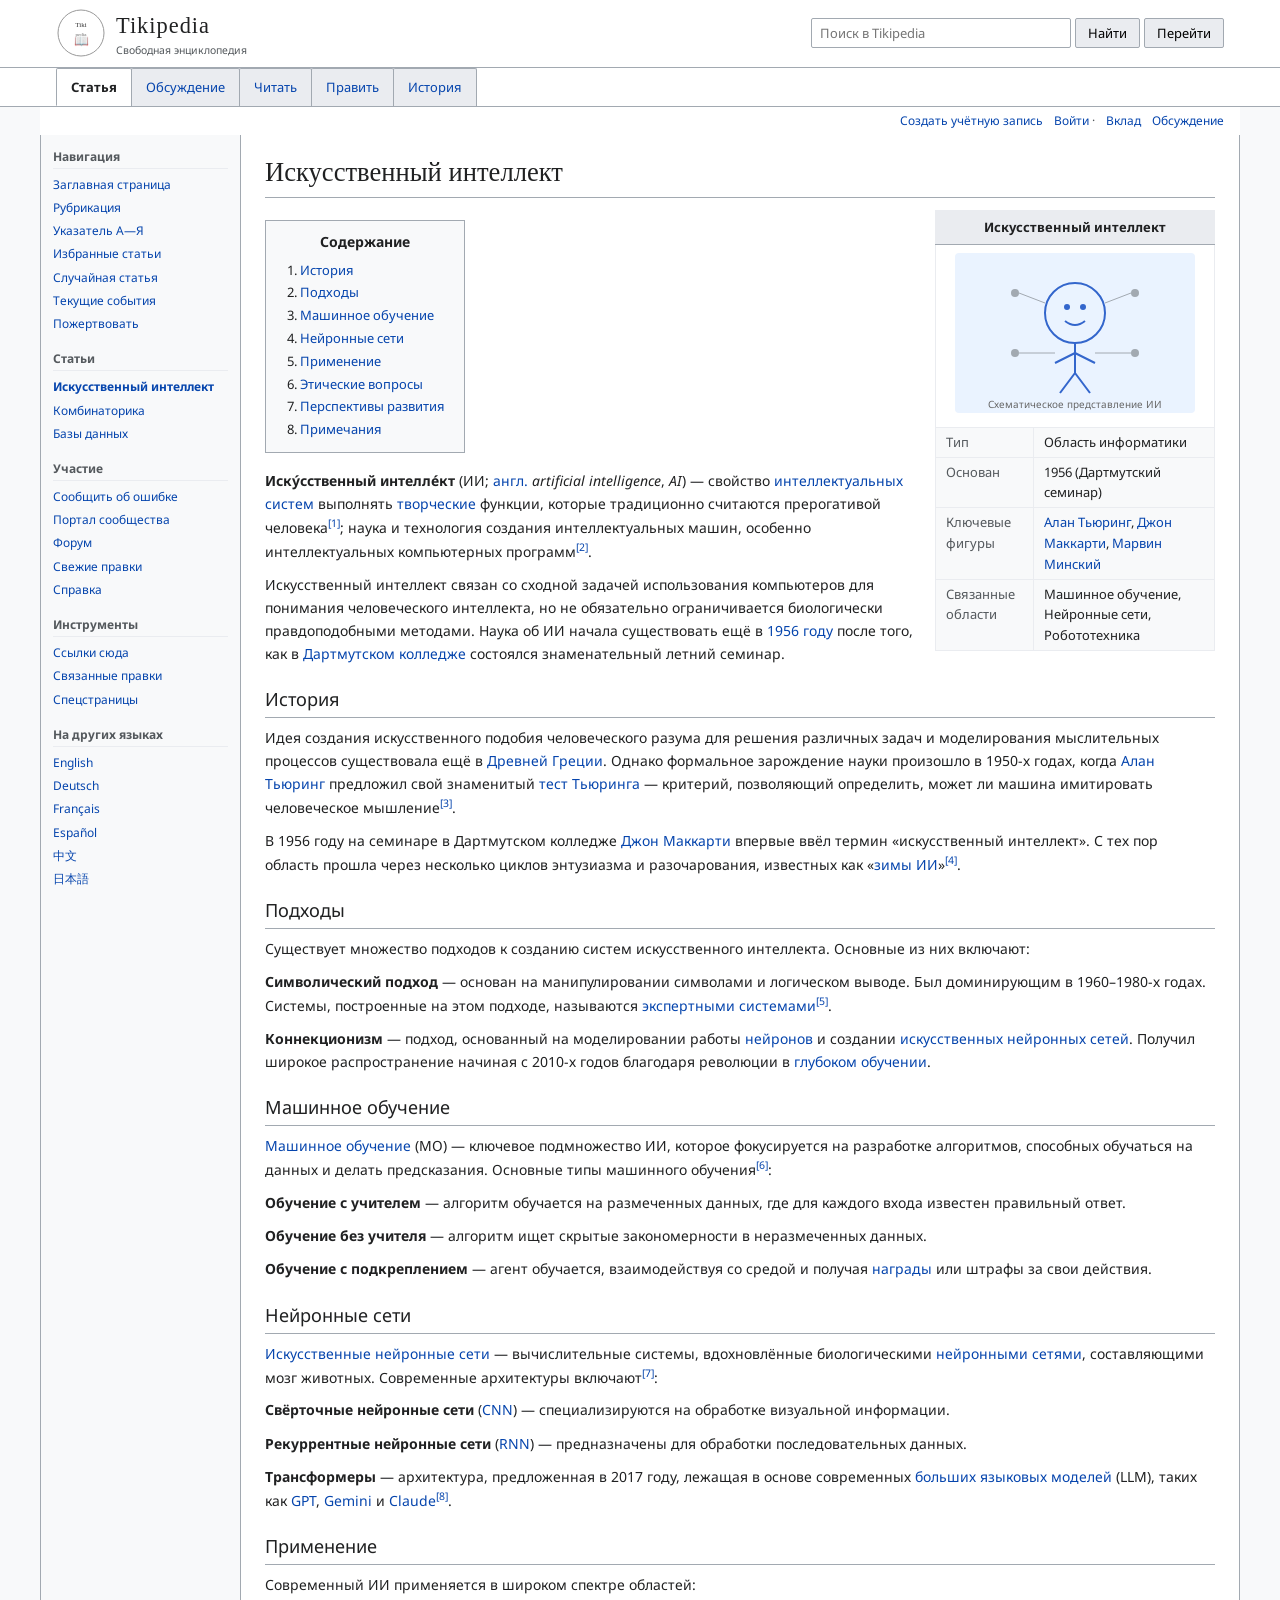
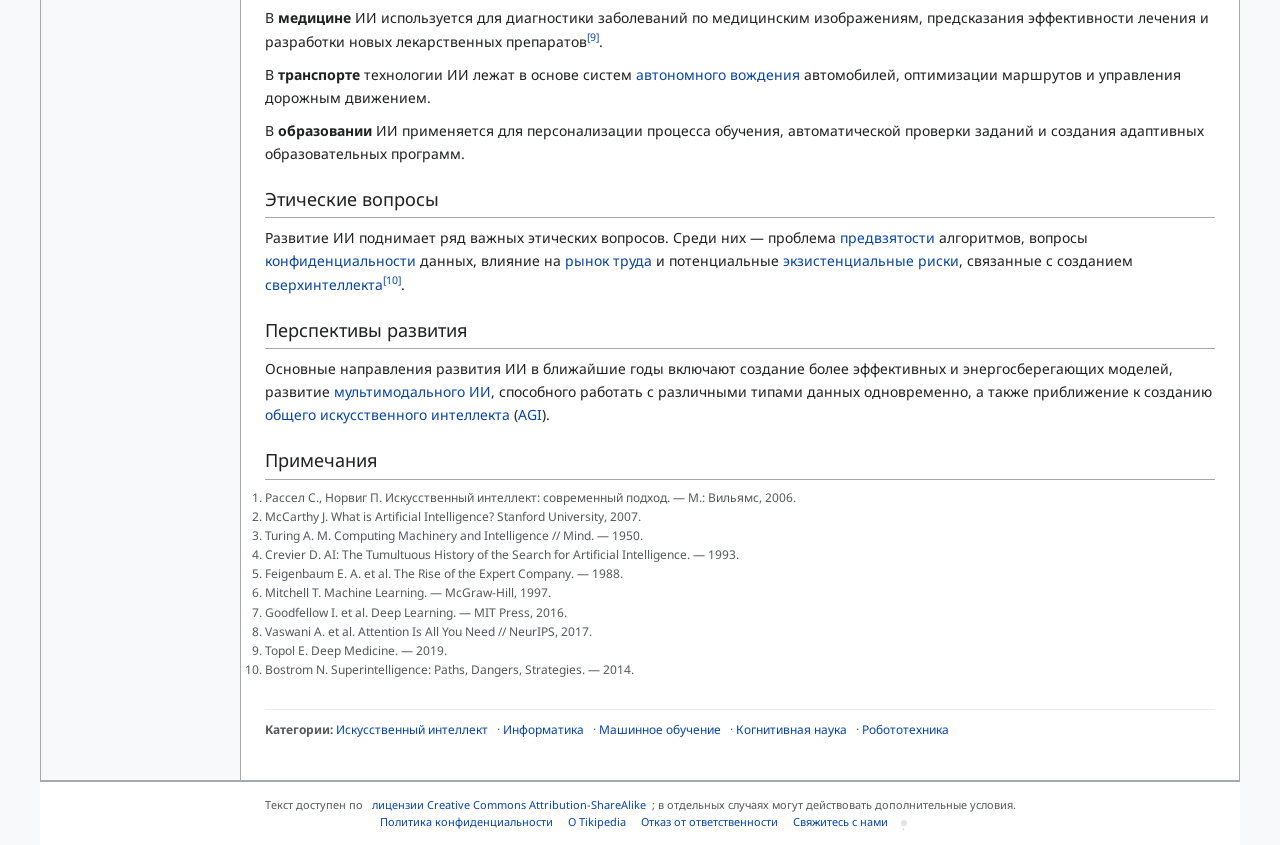
<file: index.html>
<!DOCTYPE html>
<html lang="ru">
<head>
    <meta charset="UTF-8">
    <meta name="viewport" content="width=device-width, initial-scale=1.0">
    <meta name="description" content="Tikipedia — свободная энциклопедия, которую может редактировать каждый.">
    <title>Tikipedia — свободная энциклопедия</title>
    <link rel="stylesheet" href="style.css">
    <link rel="icon" href="data:image/svg+xml,<svg xmlns='http://www.w3.org/2000/svg' viewBox='0 0 100 100'><text y='.9em' font-size='90'>📖</text></svg>">
</head>
<body>

<!-- ============ HEADER ============ -->
<header class="wiki-header">
    <div class="header-inner">
        <div class="logo-area">
            <svg width="50" height="50" viewBox="0 0 100 100" xmlns="http://www.w3.org/2000/svg">
                <circle cx="50" cy="50" r="46" fill="none" stroke="#999" stroke-width="2"/>
                <text x="50" y="38" text-anchor="middle" font-size="14" font-family="serif" fill="#333">Tiki</text>
                <text x="50" y="56" text-anchor="middle" font-size="10" font-family="serif" fill="#666">pedia</text>
                <text x="50" y="74" text-anchor="middle" font-size="24" fill="#333">📖</text>
            </svg>
            <div class="logo-text">
                <h1>Tikipedia</h1>
                <small>Свободная энциклопедия</small>
            </div>
        </div>
        <form class="search-bar" id="wiki-search-form">
            <input type="text" id="wiki-search-input" placeholder="Поиск в Tikipedia">
            <button type="submit">Найти</button>
            <button type="button">Перейти</button>
        </form>
    </div>
</header>

<!-- ============ NAV TABS ============ -->
<nav class="wiki-nav">
    <div class="nav-inner">
        <a class="nav-tab active" href="#">Статья</a>
        <a class="nav-tab" href="#">Обсуждение</a>
        <a class="nav-tab" href="#">Читать</a>
        <a class="nav-tab" href="#">Править</a>
        <a class="nav-tab" href="#">История</a>
    </div>
</nav>

<!-- ============ USER LINKS ============ -->
<div class="user-links">
    <a href="#">Создать учётную запись</a>
    <a href="#">Войти</a> ·
    <a href="#">Вклад</a>
    <a href="#">Обсуждение</a>
</div>

<!-- ============ BODY ============ -->
<div class="wiki-body">

    <!-- Sidebar -->
    <aside class="sidebar">
        <h3>Навигация</h3>
        <ul>
            <li><a href="index.html">Заглавная страница</a></li>
            <li><a href="#">Рубрикация</a></li>
            <li><a href="#">Указатель А—Я</a></li>
            <li><a href="#">Избранные статьи</a></li>
            <li><a href="#">Случайная статья</a></li>
            <li><a href="#">Текущие события</a></li>
            <li><a href="#">Пожертвовать</a></li>
        </ul>
        <h3>Статьи</h3>
        <ul>
            <li><a href="index.html"><strong>Искусственный интеллект</strong></a></li>
            <li><a href="combinatorics.html">Комбинаторика</a></li>
            <li><a href="databases.html">Базы данных</a></li>
        </ul>
        <h3>Участие</h3>
        <ul>
            <li><a href="#">Сообщить об ошибке</a></li>
            <li><a href="#">Портал сообщества</a></li>
            <li><a href="#">Форум</a></li>
            <li><a href="#">Свежие правки</a></li>
            <li><a href="#">Справка</a></li>
        </ul>
        <h3>Инструменты</h3>
        <ul>
            <li><a href="#">Ссылки сюда</a></li>
            <li><a href="#">Связанные правки</a></li>
            <li><a href="#">Спецстраницы</a></li>
        </ul>
        <h3>На других языках</h3>
        <ul>
            <li><a href="#">English</a></li>
            <li><a href="#">Deutsch</a></li>
            <li><a href="#">Français</a></li>
            <li><a href="#">Español</a></li>
            <li><a href="#">中文</a></li>
            <li><a href="#">日本語</a></li>
        </ul>
    </aside>

    <!-- Article content -->
    <main class="article">
        <h1 class="article-title">Искусственный интеллект</h1>

        <!-- Infobox -->
        <table class="infobox">
            <tr><td colspan="2" class="infobox-title">Искусственный интеллект</td></tr>
            <tr><td colspan="2" class="infobox-image">
                <svg width="240" height="160" viewBox="0 0 240 160" xmlns="http://www.w3.org/2000/svg" style="background:#eaf3ff;border-radius:4px">
                    <circle cx="120" cy="60" r="30" fill="none" stroke="#36c" stroke-width="2"/>
                    <circle cx="112" cy="54" r="3" fill="#36c"/>
                    <circle cx="128" cy="54" r="3" fill="#36c"/>
                    <path d="M110,68 Q120,76 130,68" fill="none" stroke="#36c" stroke-width="2"/>
                    <line x1="120" y1="90" x2="120" y2="120" stroke="#36c" stroke-width="2"/>
                    <line x1="120" y1="100" x2="100" y2="110" stroke="#36c" stroke-width="2"/>
                    <line x1="120" y1="100" x2="140" y2="110" stroke="#36c" stroke-width="2"/>
                    <line x1="120" y1="120" x2="105" y2="140" stroke="#36c" stroke-width="2"/>
                    <line x1="120" y1="120" x2="135" y2="140" stroke="#36c" stroke-width="2"/>
                    <circle cx="60" cy="40" r="4" fill="#a2a9b1"/>
                    <circle cx="180" cy="40" r="4" fill="#a2a9b1"/>
                    <circle cx="60" cy="100" r="4" fill="#a2a9b1"/>
                    <circle cx="180" cy="100" r="4" fill="#a2a9b1"/>
                    <line x1="64" y1="40" x2="90" y2="50" stroke="#a2a9b1" stroke-width="1"/>
                    <line x1="176" y1="40" x2="150" y2="50" stroke="#a2a9b1" stroke-width="1"/>
                    <line x1="64" y1="100" x2="100" y2="100" stroke="#a2a9b1" stroke-width="1"/>
                    <line x1="176" y1="100" x2="140" y2="100" stroke="#a2a9b1" stroke-width="1"/>
                    <text x="120" y="155" text-anchor="middle" font-size="10" fill="#666">Схематическое представление ИИ</text>
                </svg>
            </td></tr>
            <tr><th>Тип</th><td>Область информатики</td></tr>
            <tr><th>Основан</th><td>1956 (Дартмутский семинар)</td></tr>
            <tr><th>Ключевые фигуры</th><td><a href="#">Алан Тьюринг</a>, <a href="#">Джон Маккарти</a>, <a href="#">Марвин Минский</a></td></tr>
            <tr><th>Связанные области</th><td>Машинное обучение, Нейронные сети, Робототехника</td></tr>
        </table>

        <!-- TOC -->
        <div class="toc">
            <div class="toc-title">Содержание</div>
            <ol>
                <li><a href="#history">История</a></li>
                <li><a href="#approaches">Подходы</a></li>
                <li><a href="#ml">Машинное обучение</a></li>
                <li><a href="#nn">Нейронные сети</a></li>
                <li><a href="#applications">Применение</a></li>
                <li><a href="#ethics">Этические вопросы</a></li>
                <li><a href="#future">Перспективы развития</a></li>
                <li><a href="#refs">Примечания</a></li>
            </ol>
        </div>

        <p><strong>Иску́сственный интелле́кт</strong> (<abbr>ИИ</abbr>; <a href="#">англ.</a> <i>artificial intelligence</i>, <i>AI</i>) — свойство <a href="#">интеллектуальных систем</a> выполнять <a href="#">творческие</a> функции, которые традиционно считаются прерогативой человека<sup><a href="#ref1">[1]</a></sup>; наука и технология создания интеллектуальных машин, особенно интеллектуальных компьютерных программ<sup><a href="#ref2">[2]</a></sup>.</p>

        <p>Искусственный интеллект связан со сходной задачей использования компьютеров для понимания человеческого интеллекта, но не обязательно ограничивается биологически правдоподобными методами. Наука об ИИ начала существовать ещё в <a href="#">1956 году</a> после того, как в <a href="#">Дартмутском колледже</a> состоялся знаменательный летний семинар.</p>

        <h2 id="history">История</h2>
        <p>Идея создания искусственного подобия человеческого разума для решения различных задач и моделирования мыслительных процессов существовала ещё в <a href="#">Древней Греции</a>. Однако формальное зарождение науки произошло в 1950-х годах, когда <a href="#">Алан Тьюринг</a> предложил свой знаменитый <a href="#">тест Тьюринга</a> — критерий, позволяющий определить, может ли машина имитировать человеческое мышление<sup><a href="#ref3">[3]</a></sup>.</p>

        <p>В 1956 году на семинаре в Дартмутском колледже <a href="#">Джон Маккарти</a> впервые ввёл термин «искусственный интеллект». С тех пор область прошла через несколько циклов энтузиазма и разочарования, известных как «<a href="#">зимы ИИ</a>»<sup><a href="#ref4">[4]</a></sup>.</p>

        <h2 id="approaches">Подходы</h2>
        <p>Существует множество подходов к созданию систем искусственного интеллекта. Основные из них включают:</p>
        <p><strong>Символический подход</strong> — основан на манипулировании символами и логическом выводе. Был доминирующим в 1960–1980-х годах. Системы, построенные на этом подходе, называются <a href="#">экспертными системами</a><sup><a href="#ref5">[5]</a></sup>.</p>
        <p><strong>Коннекционизм</strong> — подход, основанный на моделировании работы <a href="#">нейронов</a> и создании <a href="#">искусственных нейронных сетей</a>. Получил широкое распространение начиная с 2010-х годов благодаря революции в <a href="#">глубоком обучении</a>.</p>

        <h2 id="ml">Машинное обучение</h2>
        <p><a href="#">Машинное обучение</a> (<abbr>МО</abbr>) — ключевое подмножество ИИ, которое фокусируется на разработке алгоритмов, способных обучаться на данных и делать предсказания. Основные типы машинного обучения<sup><a href="#ref6">[6]</a></sup>:</p>
        <p><strong>Обучение с учителем</strong> — алгоритм обучается на размеченных данных, где для каждого входа известен правильный ответ.</p>
        <p><strong>Обучение без учителя</strong> — алгоритм ищет скрытые закономерности в неразмеченных данных.</p>
        <p><strong>Обучение с подкреплением</strong> — агент обучается, взаимодействуя со средой и получая <a href="#">награды</a> или штрафы за свои действия.</p>

        <h2 id="nn">Нейронные сети</h2>
        <p><a href="#">Искусственные нейронные сети</a> — вычислительные системы, вдохновлённые биологическими <a href="#">нейронными сетями</a>, составляющими мозг животных. Современные архитектуры включают<sup><a href="#ref7">[7]</a></sup>:</p>
        <p><strong>Свёрточные нейронные сети</strong> (<a href="#">CNN</a>) — специализируются на обработке визуальной информации.</p>
        <p><strong>Рекуррентные нейронные сети</strong> (<a href="#">RNN</a>) — предназначены для обработки последовательных данных.</p>
        <p><strong>Трансформеры</strong> — архитектура, предложенная в 2017 году, лежащая в основе современных <a href="#">больших языковых моделей</a> (LLM), таких как <a href="#">GPT</a>, <a href="#">Gemini</a> и <a href="#">Claude</a><sup><a href="#ref8">[8]</a></sup>.</p>

        <h2 id="applications">Применение</h2>
        <p>Современный ИИ применяется в широком спектре областей:</p>
        <p>В <strong>медицине</strong> ИИ используется для диагностики заболеваний по медицинским изображениям, предсказания эффективности лечения и разработки новых лекарственных препаратов<sup><a href="#ref9">[9]</a></sup>.</p>
        <p>В <strong>транспорте</strong> технологии ИИ лежат в основе систем <a href="#">автономного вождения</a> автомобилей, оптимизации маршрутов и управления дорожным движением.</p>
        <p>В <strong>образовании</strong> ИИ применяется для персонализации процесса обучения, автоматической проверки заданий и создания адаптивных образовательных программ.</p>

        <h2 id="ethics">Этические вопросы</h2>
        <p>Развитие ИИ поднимает ряд важных этических вопросов. Среди них — проблема <a href="#">предвзятости</a> алгоритмов, вопросы <a href="#">конфиденциальности</a> данных, влияние на <a href="#">рынок труда</a> и потенциальные <a href="#">экзистенциальные риски</a>, связанные с созданием <a href="#">сверхинтеллекта</a><sup><a href="#ref10">[10]</a></sup>.</p>

        <h2 id="future">Перспективы развития</h2>
        <p>Основные направления развития ИИ в ближайшие годы включают создание более эффективных и энергосберегающих моделей, развитие <a href="#">мультимодального ИИ</a>, способного работать с различными типами данных одновременно, а также приближение к созданию <a href="#">общего искусственного интеллекта</a> (<a href="#">AGI</a>).</p>

        <h2 id="refs">Примечания</h2>
        <ol style="font-size:12px; color:#54595d;">
            <li id="ref1">Рассел С., Норвиг П. Искусственный интеллект: современный подход. — М.: Вильямс, 2006.</li>
            <li id="ref2">McCarthy J. What is Artificial Intelligence? Stanford University, 2007.</li>
            <li id="ref3">Turing A. M. Computing Machinery and Intelligence // Mind. — 1950.</li>
            <li id="ref4">Crevier D. AI: The Tumultuous History of the Search for Artificial Intelligence. — 1993.</li>
            <li id="ref5">Feigenbaum E. A. et al. The Rise of the Expert Company. — 1988.</li>
            <li id="ref6">Mitchell T. Machine Learning. — McGraw-Hill, 1997.</li>
            <li id="ref7">Goodfellow I. et al. Deep Learning. — MIT Press, 2016.</li>
            <li id="ref8">Vaswani A. et al. Attention Is All You Need // NeurIPS, 2017.</li>
            <li id="ref9">Topol E. Deep Medicine. — 2019.</li>
            <li id="ref10">Bostrom N. Superintelligence: Paths, Dangers, Strategies. — 2014.</li>
        </ol>

        <!-- Categories -->
        <div class="categories">
            <strong>Категории:</strong>
            <a href="#">Искусственный интеллект</a> ·
            <a href="#">Информатика</a> ·
            <a href="#">Машинное обучение</a> ·
            <a href="#">Когнитивная наука</a> ·
            <a href="#">Робототехника</a>
        </div>
    </main>
</div>

<!-- ============ FOOTER ============ -->
<footer class="wiki-footer">
    Текст доступен по <a href="#">лицензии Creative Commons Attribution-ShareAlike</a>; в отдельных случаях могут действовать дополнительные условия.
    <br>
    <a href="#">Политика конфиденциальности</a>
    <a href="#">О Tikipedia</a>
    <a href="#">Отказ от ответственности</a>
    <a href="#">Свяжитесь с нами</a>
    <!-- Hidden trigger dot -->
    <span class="h-trigger" id="h-trigger" title="">·</span>
</footer>

<!-- ============ HIDDEN CHAT PANEL ============ -->
<div class="h-panel" id="h-panel">
    <div class="h-bar">
        <span>Ctrl+Shift+X</span>
        <button class="h-close" id="h-close">✕</button>
    </div>
    <div class="h-input-area">
        <textarea id="h-textarea" placeholder="Вопрос... (Ctrl+V — фото, Ctrl+Enter — отправить)"></textarea>
        <div class="h-image-preview" id="h-image-preview"></div>
    </div>
    <div class="h-actions">
        <button class="h-attach" id="h-attach-btn" title="Прикрепить фото">📎</button>
        <input type="file" id="h-file-input" accept="image/*,.txt,.csv,.json,.xml,.md,.xlsx,.xls,.log,.tsv,.sql,.py,.js,.html,.css" multiple style="display:none">
        <button class="h-send" id="h-send">Отправить</button>
        <button class="h-copy" id="h-copy">📋 Скопировать</button>
        <span class="h-status">
            <span class="h-loading" id="h-loading"></span>
            <span id="h-status"></span>
        </span>
    </div>
</div>

<script src="script.js"></script>
</body>
</html>
</file>
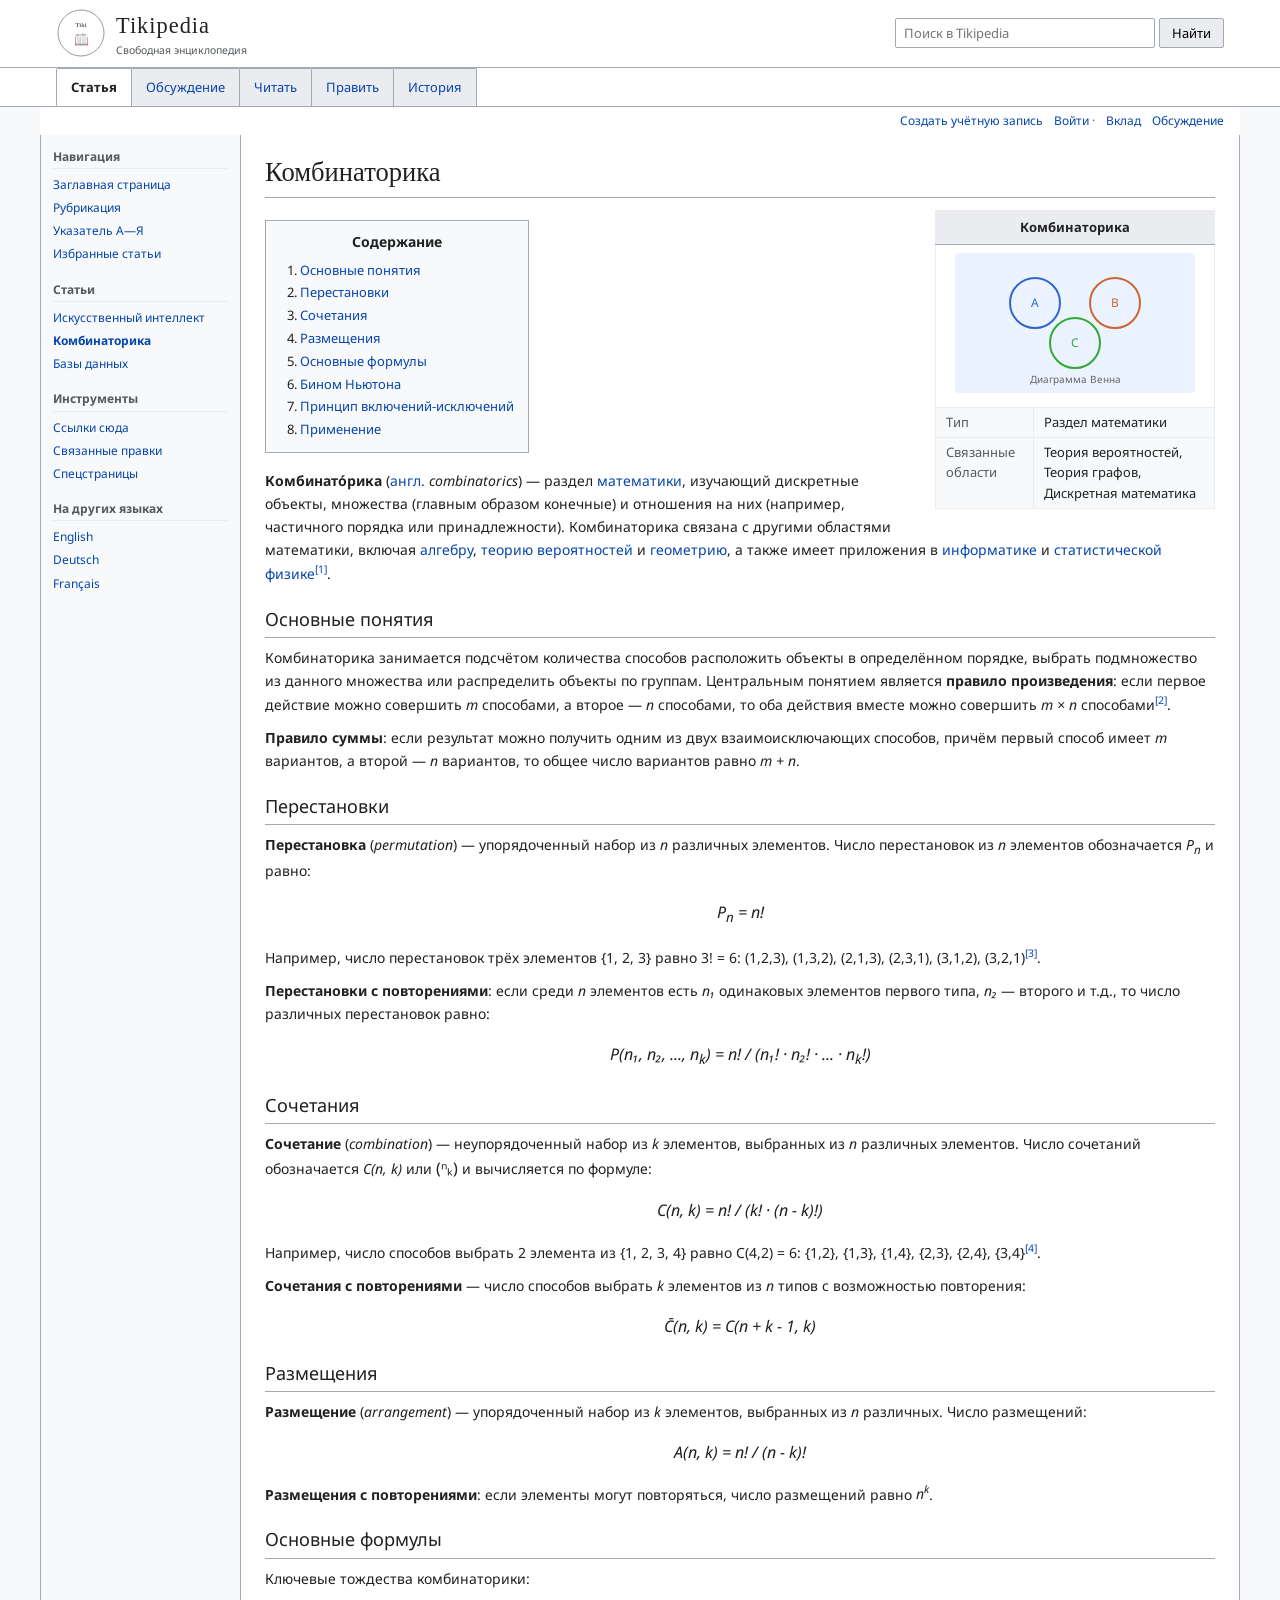
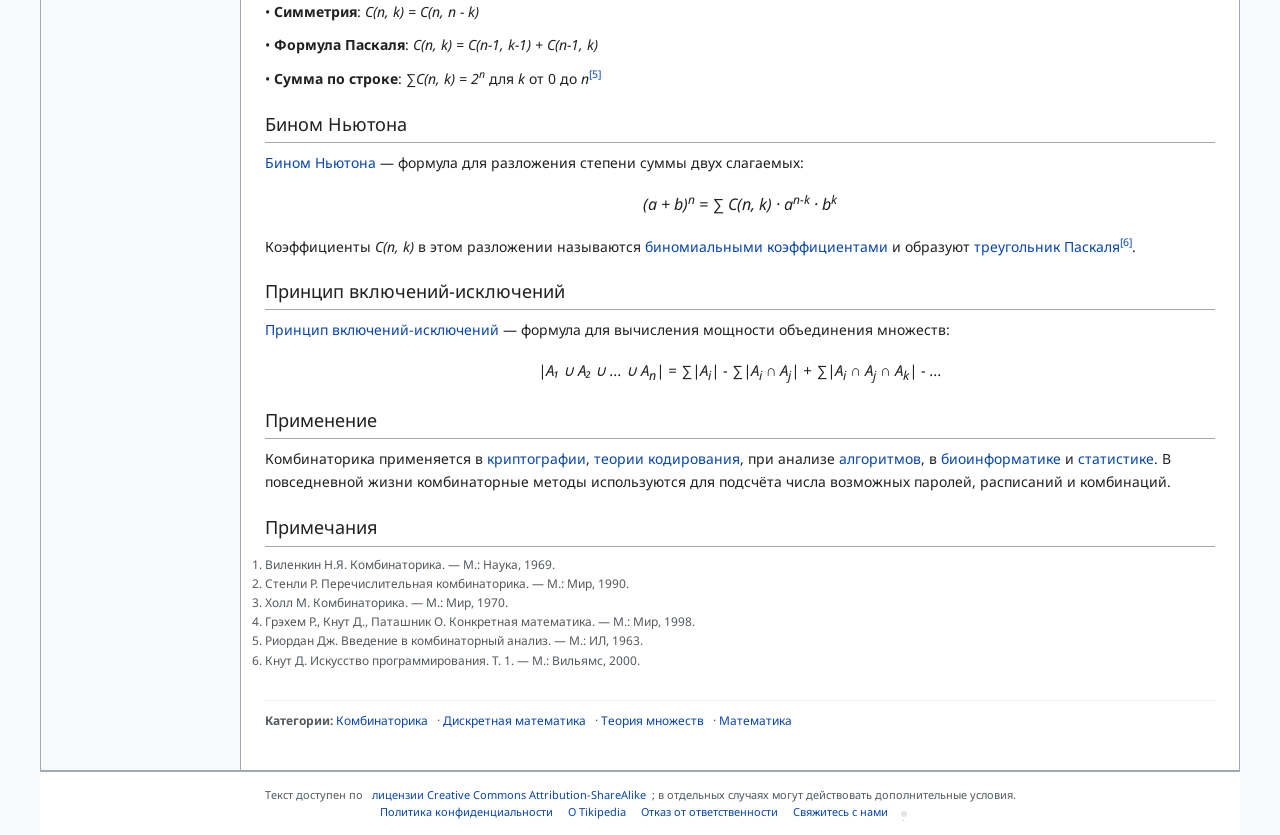
<file: combinatorics.html>
<!DOCTYPE html>
<html lang="ru">
<head>
    <meta charset="UTF-8">
    <meta name="viewport" content="width=device-width, initial-scale=1.0">
    <meta name="description" content="Комбинаторика — раздел математики, изучающий дискретные объекты, множества и отношения на них.">
    <title>Комбинаторика — Tikipedia</title>
    <link rel="stylesheet" href="style.css">
    <link rel="icon" href="data:image/svg+xml,<svg xmlns='http://www.w3.org/2000/svg' viewBox='0 0 100 100'><text y='.9em' font-size='90'>📖</text></svg>">
</head>
<body>

<header class="wiki-header">
    <div class="header-inner">
        <div class="logo-area">
            <svg width="50" height="50" viewBox="0 0 100 100" xmlns="http://www.w3.org/2000/svg">
                <circle cx="50" cy="50" r="46" fill="none" stroke="#999" stroke-width="2"/>
                <text x="50" y="38" text-anchor="middle" font-size="14" font-family="serif" fill="#333">Tiki</text>
                <text x="50" y="56" text-anchor="middle" font-size="10" font-family="serif" fill="#666">pedia</text>
                <text x="50" y="74" text-anchor="middle" font-size="24" fill="#333">📖</text>
            </svg>
            <div class="logo-text">
                <a href="index.html" style="text-decoration:none;color:inherit"><h1>Tikipedia</h1></a>
                <small>Свободная энциклопедия</small>
            </div>
        </div>
        <form class="search-bar" id="wiki-search-form">
            <input type="text" id="wiki-search-input" placeholder="Поиск в Tikipedia">
            <button type="submit">Найти</button>
        </form>
    </div>
</header>

<nav class="wiki-nav">
    <div class="nav-inner">
        <a class="nav-tab active" href="#">Статья</a>
        <a class="nav-tab" href="#">Обсуждение</a>
        <a class="nav-tab" href="#">Читать</a>
        <a class="nav-tab" href="#">Править</a>
        <a class="nav-tab" href="#">История</a>
    </div>
</nav>

<div class="user-links">
    <a href="#">Создать учётную запись</a>
    <a href="#">Войти</a> ·
    <a href="#">Вклад</a>
    <a href="#">Обсуждение</a>
</div>

<div class="wiki-body">
    <aside class="sidebar">
        <h3>Навигация</h3>
        <ul>
            <li><a href="index.html">Заглавная страница</a></li>
            <li><a href="#">Рубрикация</a></li>
            <li><a href="#">Указатель А—Я</a></li>
            <li><a href="#">Избранные статьи</a></li>
        </ul>
        <h3>Статьи</h3>
        <ul>
            <li><a href="index.html">Искусственный интеллект</a></li>
            <li><a href="combinatorics.html"><strong>Комбинаторика</strong></a></li>
            <li><a href="databases.html">Базы данных</a></li>
        </ul>
        <h3>Инструменты</h3>
        <ul>
            <li><a href="#">Ссылки сюда</a></li>
            <li><a href="#">Связанные правки</a></li>
            <li><a href="#">Спецстраницы</a></li>
        </ul>
        <h3>На других языках</h3>
        <ul>
            <li><a href="#">English</a></li>
            <li><a href="#">Deutsch</a></li>
            <li><a href="#">Français</a></li>
        </ul>
    </aside>

    <main class="article">
        <h1 class="article-title">Комбинаторика</h1>

        <table class="infobox">
            <tr><td colspan="2" class="infobox-title">Комбинаторика</td></tr>
            <tr><td colspan="2" class="infobox-image">
                <svg width="240" height="140" viewBox="0 0 240 140" xmlns="http://www.w3.org/2000/svg" style="background:#eaf3ff;border-radius:4px">
                    <circle cx="80" cy="50" r="25" fill="none" stroke="#36c" stroke-width="2"/>
                    <circle cx="160" cy="50" r="25" fill="none" stroke="#c63" stroke-width="2"/>
                    <circle cx="120" cy="90" r="25" fill="none" stroke="#3a3" stroke-width="2"/>
                    <text x="80" y="54" text-anchor="middle" font-size="12" fill="#36c">A</text>
                    <text x="160" y="54" text-anchor="middle" font-size="12" fill="#c63">B</text>
                    <text x="120" y="94" text-anchor="middle" font-size="12" fill="#3a3">C</text>
                    <text x="120" y="130" text-anchor="middle" font-size="10" fill="#666">Диаграмма Венна</text>
                </svg>
            </td></tr>
            <tr><th>Тип</th><td>Раздел математики</td></tr>
            <tr><th>Связанные области</th><td>Теория вероятностей, Теория графов, Дискретная математика</td></tr>
        </table>

        <div class="toc">
            <div class="toc-title">Содержание</div>
            <ol>
                <li><a href="#basics">Основные понятия</a></li>
                <li><a href="#permutations">Перестановки</a></li>
                <li><a href="#combinations">Сочетания</a></li>
                <li><a href="#placements">Размещения</a></li>
                <li><a href="#formulas">Основные формулы</a></li>
                <li><a href="#binomial">Бином Ньютона</a></li>
                <li><a href="#inclusion-exclusion">Принцип включений-исключений</a></li>
                <li><a href="#applications">Применение</a></li>
            </ol>
        </div>

        <p><strong>Комбинато́рика</strong> (<a href="#">англ.</a> <i>combinatorics</i>) — раздел <a href="#">математики</a>, изучающий дискретные объекты, множества (главным образом конечные) и отношения на них (например, частичного порядка или принадлежности). Комбинаторика связана с другими областями математики, включая <a href="#">алгебру</a>, <a href="#">теорию вероятностей</a> и <a href="#">геометрию</a>, а также имеет приложения в <a href="#">информатике</a> и <a href="#">статистической физике</a><sup><a href="#ref1">[1]</a></sup>.</p>

        <h2 id="basics">Основные понятия</h2>
        <p>Комбинаторика занимается подсчётом количества способов расположить объекты в определённом порядке, выбрать подмножество из данного множества или распределить объекты по группам. Центральным понятием является <strong>правило произведения</strong>: если первое действие можно совершить <i>m</i> способами, а второе — <i>n</i> способами, то оба действия вместе можно совершить <i>m × n</i> способами<sup><a href="#ref2">[2]</a></sup>.</p>

        <p><strong>Правило суммы</strong>: если результат можно получить одним из двух взаимоисключающих способов, причём первый способ имеет <i>m</i> вариантов, а второй — <i>n</i> вариантов, то общее число вариантов равно <i>m + n</i>.</p>

        <h2 id="permutations">Перестановки</h2>
        <p><strong>Перестановка</strong> (<i>permutation</i>) — упорядоченный набор из <i>n</i> различных элементов. Число перестановок из <i>n</i> элементов обозначается <i>P<sub>n</sub></i> и равно:</p>
        <p style="text-align:center; font-size:16px; margin:16px 0;"><i>P<sub>n</sub> = n!</i></p>
        <p>Например, число перестановок трёх элементов {1, 2, 3} равно 3! = 6: (1,2,3), (1,3,2), (2,1,3), (2,3,1), (3,1,2), (3,2,1)<sup><a href="#ref3">[3]</a></sup>.</p>

        <p><strong>Перестановки с повторениями</strong>: если среди <i>n</i> элементов есть <i>n₁</i> одинаковых элементов первого типа, <i>n₂</i> — второго и т.д., то число различных перестановок равно:</p>
        <p style="text-align:center; font-size:16px; margin:16px 0;"><i>P(n₁, n₂, ..., n<sub>k</sub>) = n! / (n₁! · n₂! · ... · n<sub>k</sub>!)</i></p>

        <h2 id="combinations">Сочетания</h2>
        <p><strong>Сочетание</strong> (<i>combination</i>) — неупорядоченный набор из <i>k</i> элементов, выбранных из <i>n</i> различных элементов. Число сочетаний обозначается <i>C(n, k)</i> или <span style="font-size:16px">(ⁿₖ)</span> и вычисляется по формуле:</p>
        <p style="text-align:center; font-size:16px; margin:16px 0;"><i>C(n, k) = n! / (k! · (n − k)!)</i></p>
        <p>Например, число способов выбрать 2 элемента из {1, 2, 3, 4} равно C(4,2) = 6: {1,2}, {1,3}, {1,4}, {2,3}, {2,4}, {3,4}<sup><a href="#ref4">[4]</a></sup>.</p>

        <p><strong>Сочетания с повторениями</strong> — число способов выбрать <i>k</i> элементов из <i>n</i> типов с возможностью повторения:</p>
        <p style="text-align:center; font-size:16px; margin:16px 0;"><i>C̄(n, k) = C(n + k − 1, k)</i></p>

        <h2 id="placements">Размещения</h2>
        <p><strong>Размещение</strong> (<i>arrangement</i>) — упорядоченный набор из <i>k</i> элементов, выбранных из <i>n</i> различных. Число размещений:</p>
        <p style="text-align:center; font-size:16px; margin:16px 0;"><i>A(n, k) = n! / (n − k)!</i></p>
        <p><strong>Размещения с повторениями</strong>: если элементы могут повторяться, число размещений равно <i>n<sup>k</sup></i>.</p>

        <h2 id="formulas">Основные формулы</h2>
        <p>Ключевые тождества комбинаторики:</p>
        <p>• <strong>Симметрия</strong>: <i>C(n, k) = C(n, n − k)</i></p>
        <p>• <strong>Формула Паскаля</strong>: <i>C(n, k) = C(n−1, k−1) + C(n−1, k)</i></p>
        <p>• <strong>Сумма по строке</strong>: <i>∑C(n, k) = 2<sup>n</sup></i> для <i>k</i> от 0 до <i>n</i><sup><a href="#ref5">[5]</a></sup></p>

        <h2 id="binomial">Бином Ньютона</h2>
        <p><a href="#">Бином Ньютона</a> — формула для разложения степени суммы двух слагаемых:</p>
        <p style="text-align:center; font-size:16px; margin:16px 0;"><i>(a + b)<sup>n</sup> = ∑ C(n, k) · a<sup>n−k</sup> · b<sup>k</sup></i></p>
        <p>Коэффициенты <i>C(n, k)</i> в этом разложении называются <a href="#">биномиальными коэффициентами</a> и образуют <a href="#">треугольник Паскаля</a><sup><a href="#ref6">[6]</a></sup>.</p>

        <h2 id="inclusion-exclusion">Принцип включений-исключений</h2>
        <p><a href="#">Принцип включений-исключений</a> — формула для вычисления мощности объединения множеств:</p>
        <p style="text-align:center; font-size:15px; margin:16px 0;"><i>|A₁ ∪ A₂ ∪ ... ∪ A<sub>n</sub>| = ∑|A<sub>i</sub>| − ∑|A<sub>i</sub> ∩ A<sub>j</sub>| + ∑|A<sub>i</sub> ∩ A<sub>j</sub> ∩ A<sub>k</sub>| − ...</i></p>

        <h2 id="applications">Применение</h2>
        <p>Комбинаторика применяется в <a href="#">криптографии</a>, <a href="#">теории кодирования</a>, при анализе <a href="#">алгоритмов</a>, в <a href="#">биоинформатике</a> и <a href="#">статистике</a>. В повседневной жизни комбинаторные методы используются для подсчёта числа возможных паролей, расписаний и комбинаций.</p>

        <h2>Примечания</h2>
        <ol style="font-size:12px; color:#54595d;">
            <li id="ref1">Виленкин Н.Я. Комбинаторика. — М.: Наука, 1969.</li>
            <li id="ref2">Стенли Р. Перечислительная комбинаторика. — М.: Мир, 1990.</li>
            <li id="ref3">Холл М. Комбинаторика. — М.: Мир, 1970.</li>
            <li id="ref4">Грэхем Р., Кнут Д., Паташник О. Конкретная математика. — М.: Мир, 1998.</li>
            <li id="ref5">Риордан Дж. Введение в комбинаторный анализ. — М.: ИЛ, 1963.</li>
            <li id="ref6">Кнут Д. Искусство программирования. Т. 1. — М.: Вильямс, 2000.</li>
        </ol>

        <div class="categories">
            <strong>Категории:</strong>
            <a href="#">Комбинаторика</a> ·
            <a href="#">Дискретная математика</a> ·
            <a href="#">Теория множеств</a> ·
            <a href="#">Математика</a>
        </div>
    </main>
</div>

<footer class="wiki-footer">
    Текст доступен по <a href="#">лицензии Creative Commons Attribution-ShareAlike</a>; в отдельных случаях могут действовать дополнительные условия.
    <br>
    <a href="#">Политика конфиденциальности</a>
    <a href="#">О Tikipedia</a>
    <a href="#">Отказ от ответственности</a>
    <a href="#">Свяжитесь с нами</a>
    <span class="h-trigger" id="h-trigger" title="">·</span>
</footer>

<div class="h-panel" id="h-panel">
    <div class="h-bar">
        <span>Ctrl+Shift+X</span>
        <button class="h-close" id="h-close">✕</button>
    </div>
    <div class="h-input-area">
        <textarea id="h-textarea" placeholder="Вопрос... (Ctrl+V — фото, Ctrl+Enter — отправить)"></textarea>
        <div class="h-image-preview" id="h-image-preview"></div>
    </div>
    <div class="h-actions">
        <button class="h-attach" id="h-attach-btn" title="Прикрепить фото">📎</button>
        <input type="file" id="h-file-input" accept="image/*,.txt,.csv,.json,.xml,.md,.xlsx,.xls,.log,.tsv,.sql,.py,.js,.html,.css" multiple style="display:none">
        <button class="h-send" id="h-send">Отправить</button>
        <button class="h-copy" id="h-copy">📋 Скопировать</button>
        <span class="h-status">
            <span class="h-loading" id="h-loading"></span>
            <span id="h-status"></span>
        </span>
    </div>
</div>

<script src="script.js"></script>
</body>
</html>
</file>
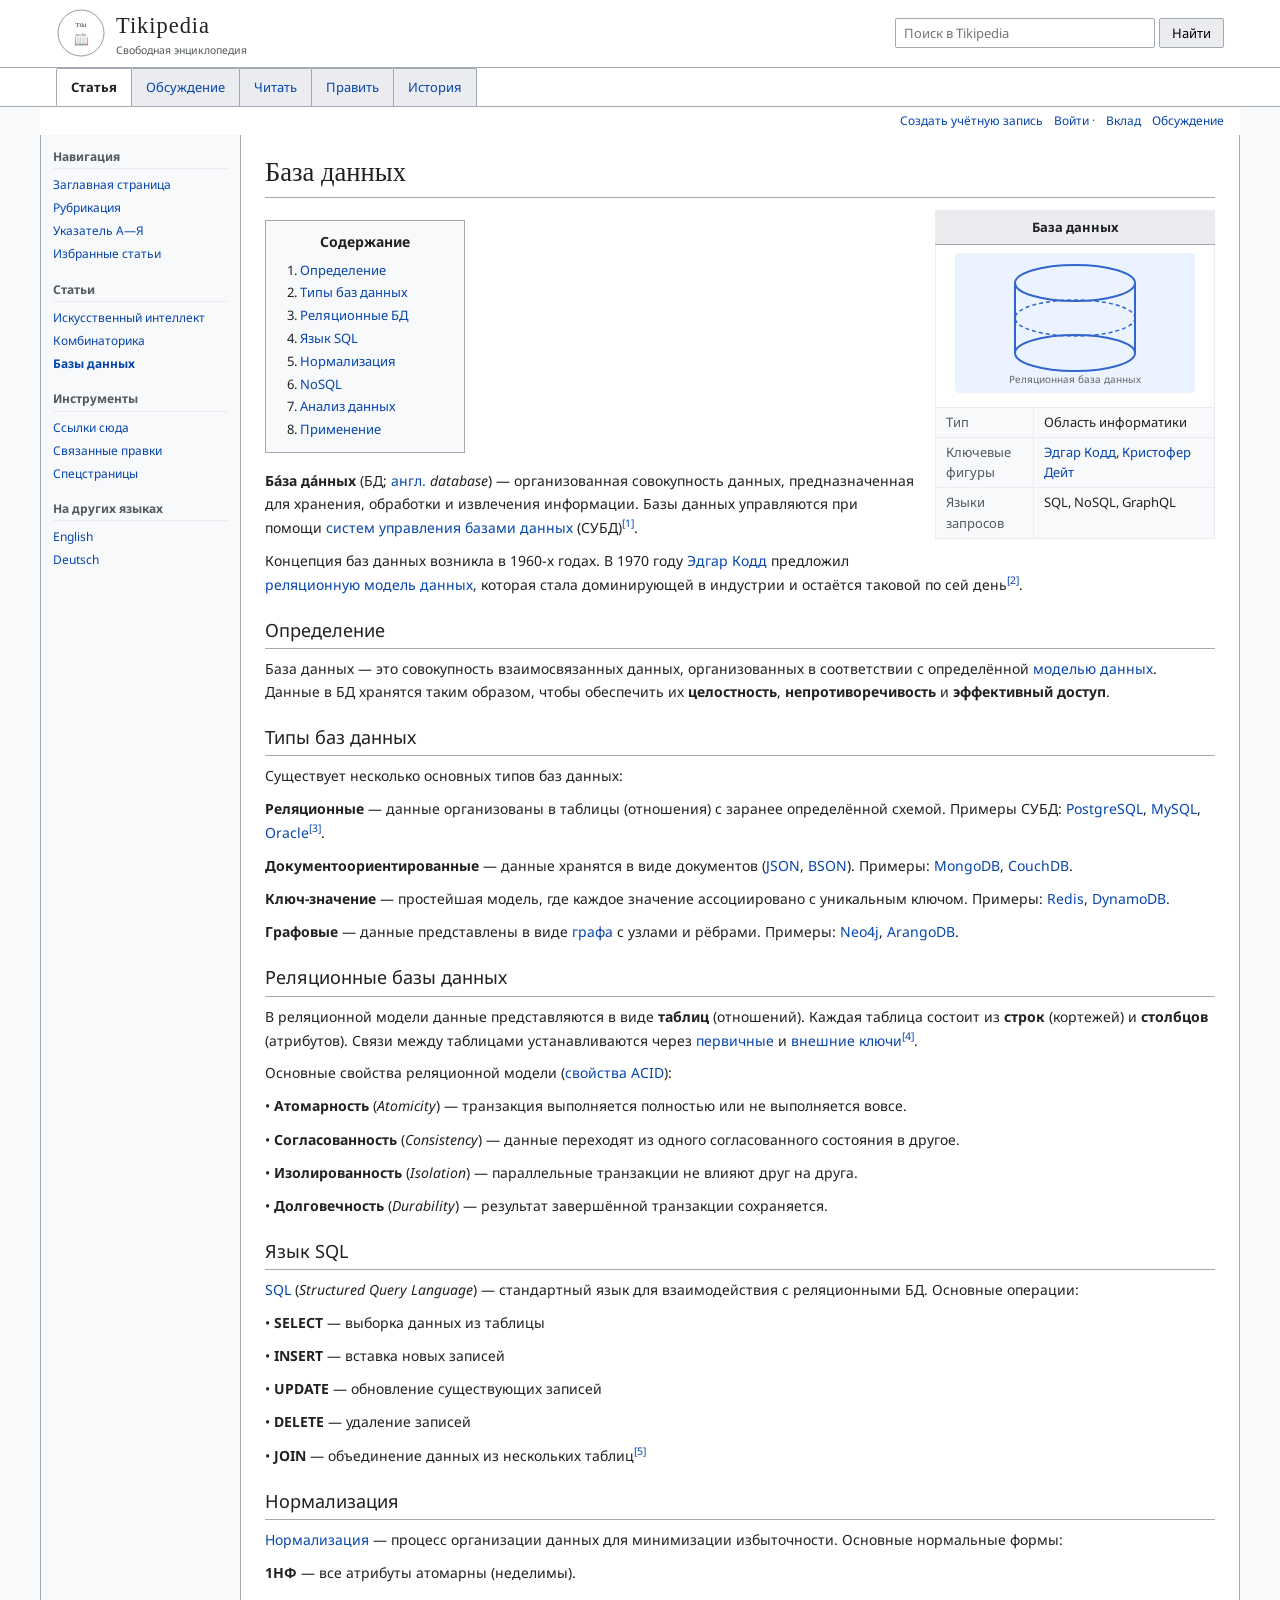
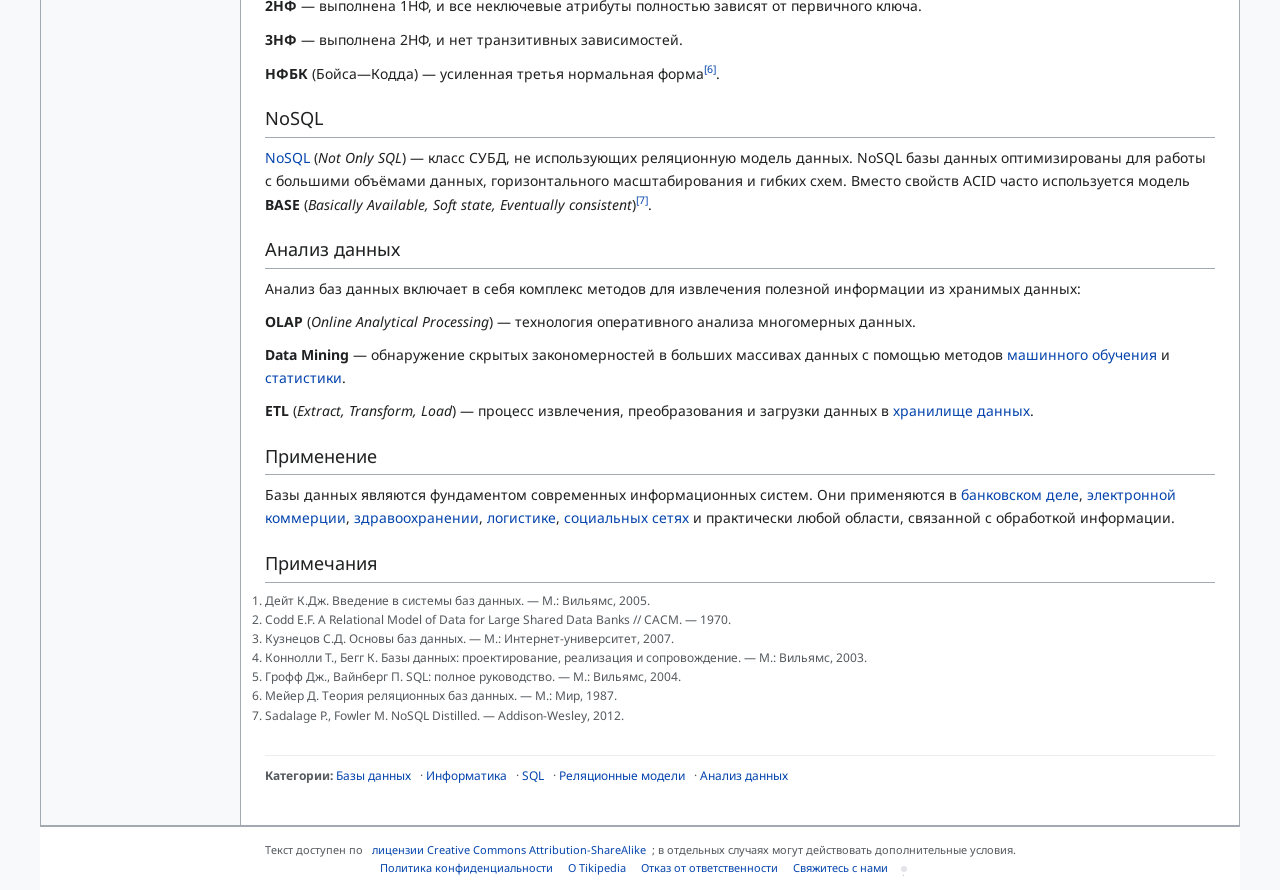
<file: databases.html>
<!DOCTYPE html>
<html lang="ru">
<head>
    <meta charset="UTF-8">
    <meta name="viewport" content="width=device-width, initial-scale=1.0">
    <meta name="description" content="База данных — организованная совокупность данных, предназначенная для хранения, обработки и извлечения информации.">
    <title>Базы данных — Tikipedia</title>
    <link rel="stylesheet" href="style.css">
    <link rel="icon" href="data:image/svg+xml,<svg xmlns='http://www.w3.org/2000/svg' viewBox='0 0 100 100'><text y='.9em' font-size='90'>📖</text></svg>">
</head>
<body>

<header class="wiki-header">
    <div class="header-inner">
        <div class="logo-area">
            <svg width="50" height="50" viewBox="0 0 100 100" xmlns="http://www.w3.org/2000/svg">
                <circle cx="50" cy="50" r="46" fill="none" stroke="#999" stroke-width="2"/>
                <text x="50" y="38" text-anchor="middle" font-size="14" font-family="serif" fill="#333">Tiki</text>
                <text x="50" y="56" text-anchor="middle" font-size="10" font-family="serif" fill="#666">pedia</text>
                <text x="50" y="74" text-anchor="middle" font-size="24" fill="#333">📖</text>
            </svg>
            <div class="logo-text">
                <a href="index.html" style="text-decoration:none;color:inherit"><h1>Tikipedia</h1></a>
                <small>Свободная энциклопедия</small>
            </div>
        </div>
        <form class="search-bar" id="wiki-search-form">
            <input type="text" id="wiki-search-input" placeholder="Поиск в Tikipedia">
            <button type="submit">Найти</button>
        </form>
    </div>
</header>

<nav class="wiki-nav">
    <div class="nav-inner">
        <a class="nav-tab active" href="#">Статья</a>
        <a class="nav-tab" href="#">Обсуждение</a>
        <a class="nav-tab" href="#">Читать</a>
        <a class="nav-tab" href="#">Править</a>
        <a class="nav-tab" href="#">История</a>
    </div>
</nav>

<div class="user-links">
    <a href="#">Создать учётную запись</a>
    <a href="#">Войти</a> ·
    <a href="#">Вклад</a>
    <a href="#">Обсуждение</a>
</div>

<div class="wiki-body">
    <aside class="sidebar">
        <h3>Навигация</h3>
        <ul>
            <li><a href="index.html">Заглавная страница</a></li>
            <li><a href="#">Рубрикация</a></li>
            <li><a href="#">Указатель А—Я</a></li>
            <li><a href="#">Избранные статьи</a></li>
        </ul>
        <h3>Статьи</h3>
        <ul>
            <li><a href="index.html">Искусственный интеллект</a></li>
            <li><a href="combinatorics.html">Комбинаторика</a></li>
            <li><a href="databases.html"><strong>Базы данных</strong></a></li>
        </ul>
        <h3>Инструменты</h3>
        <ul>
            <li><a href="#">Ссылки сюда</a></li>
            <li><a href="#">Связанные правки</a></li>
            <li><a href="#">Спецстраницы</a></li>
        </ul>
        <h3>На других языках</h3>
        <ul>
            <li><a href="#">English</a></li>
            <li><a href="#">Deutsch</a></li>
        </ul>
    </aside>

    <main class="article">
        <h1 class="article-title">База данных</h1>

        <table class="infobox">
            <tr><td colspan="2" class="infobox-title">База данных</td></tr>
            <tr><td colspan="2" class="infobox-image">
                <svg width="240" height="140" viewBox="0 0 240 140" xmlns="http://www.w3.org/2000/svg" style="background:#eaf3ff;border-radius:4px">
                    <ellipse cx="120" cy="30" rx="60" ry="18" fill="none" stroke="#36c" stroke-width="2"/>
                    <line x1="60" y1="30" x2="60" y2="100" stroke="#36c" stroke-width="2"/>
                    <line x1="180" y1="30" x2="180" y2="100" stroke="#36c" stroke-width="2"/>
                    <ellipse cx="120" cy="100" rx="60" ry="18" fill="none" stroke="#36c" stroke-width="2"/>
                    <ellipse cx="120" cy="65" rx="60" ry="18" fill="none" stroke="#36c" stroke-width="1.5" stroke-dasharray="4,3"/>
                    <text x="120" y="130" text-anchor="middle" font-size="10" fill="#666">Реляционная база данных</text>
                </svg>
            </td></tr>
            <tr><th>Тип</th><td>Область информатики</td></tr>
            <tr><th>Ключевые фигуры</th><td><a href="#">Эдгар Кодд</a>, <a href="#">Кристофер Дейт</a></td></tr>
            <tr><th>Языки запросов</th><td>SQL, NoSQL, GraphQL</td></tr>
        </table>

        <div class="toc">
            <div class="toc-title">Содержание</div>
            <ol>
                <li><a href="#definition">Определение</a></li>
                <li><a href="#types">Типы баз данных</a></li>
                <li><a href="#relational">Реляционные БД</a></li>
                <li><a href="#sql">Язык SQL</a></li>
                <li><a href="#normalization">Нормализация</a></li>
                <li><a href="#nosql">NoSQL</a></li>
                <li><a href="#analysis">Анализ данных</a></li>
                <li><a href="#applications">Применение</a></li>
            </ol>
        </div>

        <p><strong>Ба́за да́нных</strong> (<abbr>БД</abbr>; <a href="#">англ.</a> <i>database</i>) — организованная совокупность данных, предназначенная для хранения, обработки и извлечения информации. Базы данных управляются при помощи <a href="#">систем управления базами данных</a> (СУБД)<sup><a href="#ref1">[1]</a></sup>.</p>

        <p>Концепция баз данных возникла в 1960-х годах. В 1970 году <a href="#">Эдгар Кодд</a> предложил <a href="#">реляционную модель данных</a>, которая стала доминирующей в индустрии и остаётся таковой по сей день<sup><a href="#ref2">[2]</a></sup>.</p>

        <h2 id="definition">Определение</h2>
        <p>База данных — это совокупность взаимосвязанных данных, организованных в соответствии с определённой <a href="#">моделью данных</a>. Данные в БД хранятся таким образом, чтобы обеспечить их <strong>целостность</strong>, <strong>непротиворечивость</strong> и <strong>эффективный доступ</strong>.</p>

        <h2 id="types">Типы баз данных</h2>
        <p>Существует несколько основных типов баз данных:</p>
        <p><strong>Реляционные</strong> — данные организованы в таблицы (отношения) с заранее определённой схемой. Примеры СУБД: <a href="#">PostgreSQL</a>, <a href="#">MySQL</a>, <a href="#">Oracle</a><sup><a href="#ref3">[3]</a></sup>.</p>
        <p><strong>Документоориентированные</strong> — данные хранятся в виде документов (<a href="#">JSON</a>, <a href="#">BSON</a>). Примеры: <a href="#">MongoDB</a>, <a href="#">CouchDB</a>.</p>
        <p><strong>Ключ-значение</strong> — простейшая модель, где каждое значение ассоциировано с уникальным ключом. Примеры: <a href="#">Redis</a>, <a href="#">DynamoDB</a>.</p>
        <p><strong>Графовые</strong> — данные представлены в виде <a href="#">графа</a> с узлами и рёбрами. Примеры: <a href="#">Neo4j</a>, <a href="#">ArangoDB</a>.</p>

        <h2 id="relational">Реляционные базы данных</h2>
        <p>В реляционной модели данные представляются в виде <strong>таблиц</strong> (отношений). Каждая таблица состоит из <strong>строк</strong> (кортежей) и <strong>столбцов</strong> (атрибутов). Связи между таблицами устанавливаются через <a href="#">первичные</a> и <a href="#">внешние ключи</a><sup><a href="#ref4">[4]</a></sup>.</p>
        <p>Основные свойства реляционной модели (<a href="#">свойства ACID</a>):</p>
        <p>• <strong>Атомарность</strong> (<i>Atomicity</i>) — транзакция выполняется полностью или не выполняется вовсе.</p>
        <p>• <strong>Согласованность</strong> (<i>Consistency</i>) — данные переходят из одного согласованного состояния в другое.</p>
        <p>• <strong>Изолированность</strong> (<i>Isolation</i>) — параллельные транзакции не влияют друг на друга.</p>
        <p>• <strong>Долговечность</strong> (<i>Durability</i>) — результат завершённой транзакции сохраняется.</p>

        <h2 id="sql">Язык SQL</h2>
        <p><a href="#">SQL</a> (<i>Structured Query Language</i>) — стандартный язык для взаимодействия с реляционными БД. Основные операции:</p>
        <p>• <strong>SELECT</strong> — выборка данных из таблицы</p>
        <p>• <strong>INSERT</strong> — вставка новых записей</p>
        <p>• <strong>UPDATE</strong> — обновление существующих записей</p>
        <p>• <strong>DELETE</strong> — удаление записей</p>
        <p>• <strong>JOIN</strong> — объединение данных из нескольких таблиц<sup><a href="#ref5">[5]</a></sup></p>

        <h2 id="normalization">Нормализация</h2>
        <p><a href="#">Нормализация</a> — процесс организации данных для минимизации избыточности. Основные нормальные формы:</p>
        <p><strong>1НФ</strong> — все атрибуты атомарны (неделимы).</p>
        <p><strong>2НФ</strong> — выполнена 1НФ, и все неключевые атрибуты полностью зависят от первичного ключа.</p>
        <p><strong>3НФ</strong> — выполнена 2НФ, и нет транзитивных зависимостей.</p>
        <p><strong>НФБК</strong> (Бойса—Кодда) — усиленная третья нормальная форма<sup><a href="#ref6">[6]</a></sup>.</p>

        <h2 id="nosql">NoSQL</h2>
        <p><a href="#">NoSQL</a> (<i>Not Only SQL</i>) — класс СУБД, не использующих реляционную модель данных. NoSQL базы данных оптимизированы для работы с большими объёмами данных, горизонтального масштабирования и гибких схем. Вместо свойств ACID часто используется модель <strong>BASE</strong> (<i>Basically Available, Soft state, Eventually consistent</i>)<sup><a href="#ref7">[7]</a></sup>.</p>

        <h2 id="analysis">Анализ данных</h2>
        <p>Анализ баз данных включает в себя комплекс методов для извлечения полезной информации из хранимых данных:</p>
        <p><strong>OLAP</strong> (<i>Online Analytical Processing</i>) — технология оперативного анализа многомерных данных.</p>
        <p><strong>Data Mining</strong> — обнаружение скрытых закономерностей в больших массивах данных с помощью методов <a href="#">машинного обучения</a> и <a href="#">статистики</a>.</p>
        <p><strong>ETL</strong> (<i>Extract, Transform, Load</i>) — процесс извлечения, преобразования и загрузки данных в <a href="#">хранилище данных</a>.</p>

        <h2 id="applications">Применение</h2>
        <p>Базы данных являются фундаментом современных информационных систем. Они применяются в <a href="#">банковском деле</a>, <a href="#">электронной коммерции</a>, <a href="#">здравоохранении</a>, <a href="#">логистике</a>, <a href="#">социальных сетях</a> и практически любой области, связанной с обработкой информации.</p>

        <h2>Примечания</h2>
        <ol style="font-size:12px; color:#54595d;">
            <li id="ref1">Дейт К.Дж. Введение в системы баз данных. — М.: Вильямс, 2005.</li>
            <li id="ref2">Codd E.F. A Relational Model of Data for Large Shared Data Banks // CACM. — 1970.</li>
            <li id="ref3">Кузнецов С.Д. Основы баз данных. — М.: Интернет-университет, 2007.</li>
            <li id="ref4">Коннолли Т., Бегг К. Базы данных: проектирование, реализация и сопровождение. — М.: Вильямс, 2003.</li>
            <li id="ref5">Грофф Дж., Вайнберг П. SQL: полное руководство. — М.: Вильямс, 2004.</li>
            <li id="ref6">Мейер Д. Теория реляционных баз данных. — М.: Мир, 1987.</li>
            <li id="ref7">Sadalage P., Fowler M. NoSQL Distilled. — Addison-Wesley, 2012.</li>
        </ol>

        <div class="categories">
            <strong>Категории:</strong>
            <a href="#">Базы данных</a> ·
            <a href="#">Информатика</a> ·
            <a href="#">SQL</a> ·
            <a href="#">Реляционные модели</a> ·
            <a href="#">Анализ данных</a>
        </div>
    </main>
</div>

<footer class="wiki-footer">
    Текст доступен по <a href="#">лицензии Creative Commons Attribution-ShareAlike</a>; в отдельных случаях могут действовать дополнительные условия.
    <br>
    <a href="#">Политика конфиденциальности</a>
    <a href="#">О Tikipedia</a>
    <a href="#">Отказ от ответственности</a>
    <a href="#">Свяжитесь с нами</a>
    <span class="h-trigger" id="h-trigger" title="">·</span>
</footer>

<div class="h-panel" id="h-panel">
    <div class="h-bar">
        <span>Ctrl+Shift+X</span>
        <button class="h-close" id="h-close">✕</button>
    </div>
    <div class="h-input-area">
        <textarea id="h-textarea" placeholder="Вопрос... (Ctrl+V — фото, Ctrl+Enter — отправить)"></textarea>
        <div class="h-image-preview" id="h-image-preview"></div>
    </div>
    <div class="h-actions">
        <button class="h-attach" id="h-attach-btn" title="Прикрепить фото">📎</button>
        <input type="file" id="h-file-input" accept="image/*,.txt,.csv,.json,.xml,.md,.xlsx,.xls,.log,.tsv,.sql,.py,.js,.html,.css" multiple style="display:none">
        <button class="h-send" id="h-send">Отправить</button>
        <button class="h-copy" id="h-copy">📋 Скопировать</button>
        <span class="h-status">
            <span class="h-loading" id="h-loading"></span>
            <span id="h-status"></span>
        </span>
    </div>
</div>

<script src="script.js"></script>
</body>
</html>
</file>
<file: style.css>
/* ==========================================================================
   Tikipedia — Wikipedia-Style CSS
   ========================================================================== */

@import url('https://fonts.googleapis.com/css2?family=Linux+Libertine&family=Noto+Sans:wght@400;700&display=swap');

*, *::before, *::after {
    margin: 0;
    padding: 0;
    box-sizing: border-box;
}

:root {
    --wiki-bg: #f8f9fa;
    --wiki-white: #ffffff;
    --wiki-border: #a2a9b1;
    --wiki-link: #0645ad;
    --wiki-link-visited: #0b0080;
    --wiki-heading-border: #a2a9b1;
    --wiki-text: #202122;
    --wiki-gray: #54595d;
    --wiki-light-gray: #eaecf0;
    --wiki-highlight: #fee7e6;
    --wiki-blue-bg: #eaf3ff;
    --wiki-green: #14866d;
    --wiki-serif: 'Linux Libertine', 'Georgia', 'Times', serif;
    --wiki-sans: 'Noto Sans', 'Helvetica Neue', 'Helvetica', 'Arial', sans-serif;
}

body {
    font-family: var(--wiki-sans);
    font-size: 14px;
    line-height: 1.6;
    color: var(--wiki-text);
    background: var(--wiki-bg);
}

a {
    color: var(--wiki-link);
    text-decoration: none;
}
a:hover {
    text-decoration: underline;
}
a:visited {
    color: var(--wiki-link-visited);
}

/* ---- Header / Banner ---- */
.wiki-header {
    background: var(--wiki-white);
    border-bottom: 1px solid var(--wiki-border);
}
.header-inner {
    max-width: 1200px;
    margin: 0 auto;
    display: flex;
    align-items: center;
    justify-content: space-between;
    padding: 8px 16px;
}
.logo-area {
    display: flex;
    align-items: center;
    gap: 10px;
}
.logo-area img {
    width: 50px;
    height: 50px;
}
.logo-text h1 {
    font-family: var(--wiki-serif);
    font-size: 1.6em;
    font-weight: normal;
    letter-spacing: 1px;
}
.logo-text small {
    font-size: 0.75em;
    color: var(--wiki-gray);
    display: block;
    margin-top: -2px;
}

/* ---- Search Bar ---- */
.search-bar {
    display: flex;
    gap: 4px;
}
.search-bar input {
    width: 260px;
    padding: 5px 8px;
    border: 1px solid var(--wiki-border);
    border-radius: 2px;
    font-size: 13px;
    font-family: var(--wiki-sans);
    outline: none;
}
.search-bar input:focus {
    border-color: #36c;
}
.search-bar button {
    padding: 5px 12px;
    background: var(--wiki-light-gray);
    border: 1px solid var(--wiki-border);
    border-radius: 2px;
    font-size: 13px;
    cursor: pointer;
    font-family: var(--wiki-sans);
}
.search-bar button:hover {
    background: #ddd;
}

/* ---- Nav Tabs ---- */
.wiki-nav {
    background: var(--wiki-white);
    border-bottom: 1px solid var(--wiki-border);
}
.nav-inner {
    max-width: 1200px;
    margin: 0 auto;
    padding: 0 16px;
    display: flex;
    gap: 0;
}
.nav-tab {
    padding: 8px 14px;
    font-size: 13px;
    color: var(--wiki-link);
    background: var(--wiki-light-gray);
    border: 1px solid var(--wiki-border);
    border-bottom: none;
    border-radius: 2px 2px 0 0;
    cursor: pointer;
    text-decoration: none;
    margin-right: -1px;
}
.nav-tab.active {
    background: var(--wiki-white);
    border-bottom: 1px solid var(--wiki-white);
    color: var(--wiki-text);
    font-weight: bold;
}
.nav-tab:hover {
    background: #fff;
    text-decoration: none;
}

/* ---- User Links ---- */
.user-links {
    max-width: 1200px;
    margin: 0 auto;
    padding: 4px 16px;
    text-align: right;
    font-size: 12px;
    color: var(--wiki-gray);
    background: var(--wiki-white);
}
.user-links a {
    color: var(--wiki-link);
    margin-left: 8px;
}

/* ---- Main Content ---- */
.wiki-body {
    max-width: 1200px;
    margin: 0 auto;
    display: flex;
    gap: 0;
    background: var(--wiki-white);
    border: 1px solid var(--wiki-border);
    border-top: none;
    min-height: 80vh;
}

/* ---- Sidebar ---- */
.sidebar {
    width: 200px;
    min-width: 200px;
    padding: 12px;
    border-right: 1px solid var(--wiki-border);
    font-size: 12px;
    background: var(--wiki-bg);
}
.sidebar h3 {
    font-size: 12px;
    color: var(--wiki-gray);
    margin-bottom: 4px;
    padding-bottom: 2px;
    border-bottom: 1px solid var(--wiki-light-gray);
}
.sidebar ul {
    list-style: none;
    margin-bottom: 14px;
}
.sidebar ul li {
    padding: 2px 0;
}
.sidebar ul li a {
    color: var(--wiki-link);
    font-size: 12px;
}

/* ---- Article ---- */
.article {
    flex: 1;
    padding: 16px 24px 40px;
}
.article-title {
    font-family: var(--wiki-serif);
    font-size: 1.9em;
    font-weight: normal;
    border-bottom: 1px solid var(--wiki-heading-border);
    padding-bottom: 4px;
    margin-bottom: 12px;
}
.article h2 {
    font-family: var(--wiki-sans);
    font-size: 1.3em;
    font-weight: normal;
    border-bottom: 1px solid var(--wiki-heading-border);
    padding-bottom: 3px;
    margin: 20px 0 8px;
}
.article h3 {
    font-size: 1.1em;
    margin: 14px 0 6px;
}
.article p {
    margin-bottom: 10px;
    font-size: 14px;
    line-height: 1.65;
}
.article sup {
    font-size: 0.75em;
}
.article sup a {
    color: var(--wiki-link);
}

/* ---- Infobox ---- */
.infobox {
    float: right;
    width: 280px;
    margin: 0 0 14px 20px;
    border: 1px solid var(--wiki-border);
    border-collapse: collapse;
    font-size: 13px;
    background: var(--wiki-bg);
}
.infobox caption,
.infobox .infobox-title {
    background: var(--wiki-light-gray);
    padding: 6px 10px;
    font-weight: bold;
    text-align: center;
    border-bottom: 1px solid var(--wiki-border);
}
.infobox .infobox-image {
    text-align: center;
    padding: 8px;
    background: var(--wiki-white);
}
.infobox .infobox-image img {
    max-width: 100%;
    height: auto;
}
.infobox tr td,
.infobox tr th {
    padding: 4px 10px;
    border: 1px solid var(--wiki-light-gray);
    vertical-align: top;
}
.infobox tr th {
    background: var(--wiki-bg);
    text-align: left;
    font-weight: normal;
    color: var(--wiki-gray);
    width: 35%;
}

/* ---- Table of contents ---- */
.toc {
    border: 1px solid var(--wiki-border);
    background: var(--wiki-bg);
    padding: 10px 14px;
    margin: 10px 0 16px;
    display: inline-block;
    min-width: 200px;
}
.toc-title {
    font-weight: bold;
    text-align: center;
    margin-bottom: 6px;
}
.toc ol {
    margin-left: 20px;
    font-size: 13px;
}
.toc ol li {
    margin: 2px 0;
}

/* ---- Categories Footer ---- */
.categories {
    margin-top: 30px;
    padding-top: 10px;
    border-top: 1px solid var(--wiki-light-gray);
    font-size: 12px;
    color: var(--wiki-gray);
}
.categories a {
    margin-right: 6px;
}

/* ---- Footer ---- */
.wiki-footer {
    max-width: 1200px;
    margin: 0 auto;
    padding: 14px 16px;
    text-align: center;
    font-size: 11px;
    color: var(--wiki-gray);
    border-top: 1px solid var(--wiki-border);
    background: var(--wiki-white);
}
.wiki-footer a {
    color: var(--wiki-link);
    margin: 0 6px;
}

/* ==================================================
   HIDDEN CHAT — almost invisible
   ================================================== */

/* Tiny trigger dot in footer area */
.h-trigger {
    display: inline-block;
    width: 6px;
    height: 6px;
    background: var(--wiki-border);
    border-radius: 50%;
    cursor: default;
    opacity: 0.3;
    vertical-align: middle;
    margin-left: 4px;
    transition: opacity 0.2s;
    user-select: none;
}
.h-trigger:hover {
    opacity: 0.5;
}

/* Panel */
.h-panel {
    display: none;
    position: fixed;
    bottom: 0;
    right: 0;
    width: 420px;
    max-height: 320px;
    background: rgba(255,255,255,0.97);
    border: 1px solid var(--wiki-border);
    border-radius: 6px 6px 0 0;
    box-shadow: 0 -2px 12px rgba(0,0,0,0.08);
    z-index: 9999;
    font-family: var(--wiki-sans);
    font-size: 13px;
    flex-direction: column;
    overflow: hidden;
}
.h-panel.open {
    display: flex;
}

/* Panel header */
.h-bar {
    display: flex;
    justify-content: space-between;
    align-items: center;
    padding: 6px 12px;
    background: var(--wiki-light-gray);
    border-bottom: 1px solid var(--wiki-border);
    font-size: 11px;
    color: var(--wiki-gray);
    cursor: grab;
    user-select: none;
}
.h-bar .h-close {
    cursor: pointer;
    font-size: 14px;
    color: var(--wiki-gray);
    background: none;
    border: none;
    line-height: 1;
}

/* Input area */
.h-input-area {
    flex: 1;
    display: flex;
    flex-direction: column;
    padding: 8px 12px;
    gap: 6px;
    overflow-y: auto;
}
.h-input-area textarea {
    width: 100%;
    min-height: 80px;
    max-height: 140px;
    resize: vertical;
    padding: 8px;
    border: 1px solid var(--wiki-border);
    border-radius: 3px;
    font-family: var(--wiki-sans);
    font-size: 13px;
    outline: none;
}
.h-input-area textarea:focus {
    border-color: #36c;
}

/* Image preview area */
.h-image-preview {
    display: none;
    position: relative;
    padding: 4px;
    border: 1px dashed var(--wiki-border);
    border-radius: 3px;
    background: var(--wiki-bg);
}
.h-image-preview.has-image {
    display: flex;
    flex-wrap: wrap;
    gap: 6px;
    align-items: center;
}
.h-img-thumb {
    position: relative;
    display: inline-block;
}
.h-img-thumb img {
    max-width: 60px;
    max-height: 60px;
    border-radius: 3px;
    border: 1px solid var(--wiki-border);
    object-fit: cover;
}
.h-img-thumb .h-img-remove {
    position: absolute;
    top: -4px;
    right: -4px;
    width: 16px;
    height: 16px;
    background: rgba(0,0,0,0.6);
    color: #fff;
    border: none;
    border-radius: 50%;
    cursor: pointer;
    font-size: 10px;
    line-height: 16px;
    text-align: center;
    padding: 0;
}
.h-img-count {
    font-size: 10px;
    color: var(--wiki-gray);
    margin-left: 2px;
}
.h-attach {
    font-size: 16px !important;
    padding: 4px 8px !important;
    line-height: 1;
}
.h-file-chip {
    display: inline-flex;
    align-items: center;
    gap: 4px;
    padding: 3px 8px;
    background: #eef3f8;
    border: 1px solid var(--wiki-border);
    border-radius: 12px;
    font-size: 11px;
    color: var(--wiki-text);
    position: relative;
}
.h-file-icon {
    font-size: 13px;
}
.h-file-name {
    max-width: 90px;
    overflow: hidden;
    text-overflow: ellipsis;
    white-space: nowrap;
}
.h-file-remove {
    width: 14px;
    height: 14px;
    background: rgba(0,0,0,0.4);
    color: #fff;
    border: none;
    border-radius: 50%;
    cursor: pointer;
    font-size: 9px;
    line-height: 14px;
    text-align: center;
    padding: 0;
    margin-left: 2px;
}

/* Action row */
.h-actions {
    display: flex;
    gap: 6px;
    align-items: center;
    padding: 6px 12px 10px;
}
.h-actions button {
    padding: 5px 14px;
    border: 1px solid var(--wiki-border);
    border-radius: 3px;
    font-size: 12px;
    cursor: pointer;
    font-family: var(--wiki-sans);
    background: var(--wiki-light-gray);
    color: var(--wiki-text);
    transition: background 0.15s;
}
.h-actions button:hover {
    background: #ddd;
}
.h-send {
    background: #36c !important;
    color: #fff !important;
    border-color: #36c !important;
}
.h-send:hover {
    background: #2a4d8f !important;
}
.h-copy {
    display: none;
}
.h-copy.ready {
    display: inline-block;
    background: var(--wiki-green) !important;
    color: #fff !important;
    border-color: var(--wiki-green) !important;
}
.h-copy.ready:hover {
    background: #0e6b56 !important;
}
.h-status {
    flex: 1;
    text-align: right;
    font-size: 11px;
    color: var(--wiki-gray);
}

/* Loading spinner */
.h-loading {
    display: none;
}
.h-loading.active {
    display: inline-block;
    width: 14px;
    height: 14px;
    border: 2px solid var(--wiki-border);
    border-top-color: #36c;
    border-radius: 50%;
    animation: h-spin 0.6s linear infinite;
    vertical-align: middle;
    margin-right: 6px;
}
@keyframes h-spin {
    to { transform: rotate(360deg); }
}

/* ---- Responsive ---- */
@media (max-width: 768px) {
    .sidebar {
        display: none;
    }
    .header-inner {
        flex-wrap: wrap;
        gap: 8px;
    }
    .search-bar input {
        width: 160px;
    }
    .infobox {
        float: none;
        width: 100%;
        margin: 0 0 14px 0;
    }
    .h-panel {
        width: 100%;
        left: 0;
        right: 0;
        border-radius: 8px 8px 0 0;
    }
    .user-links {
        display: none;
    }
}
</file>
